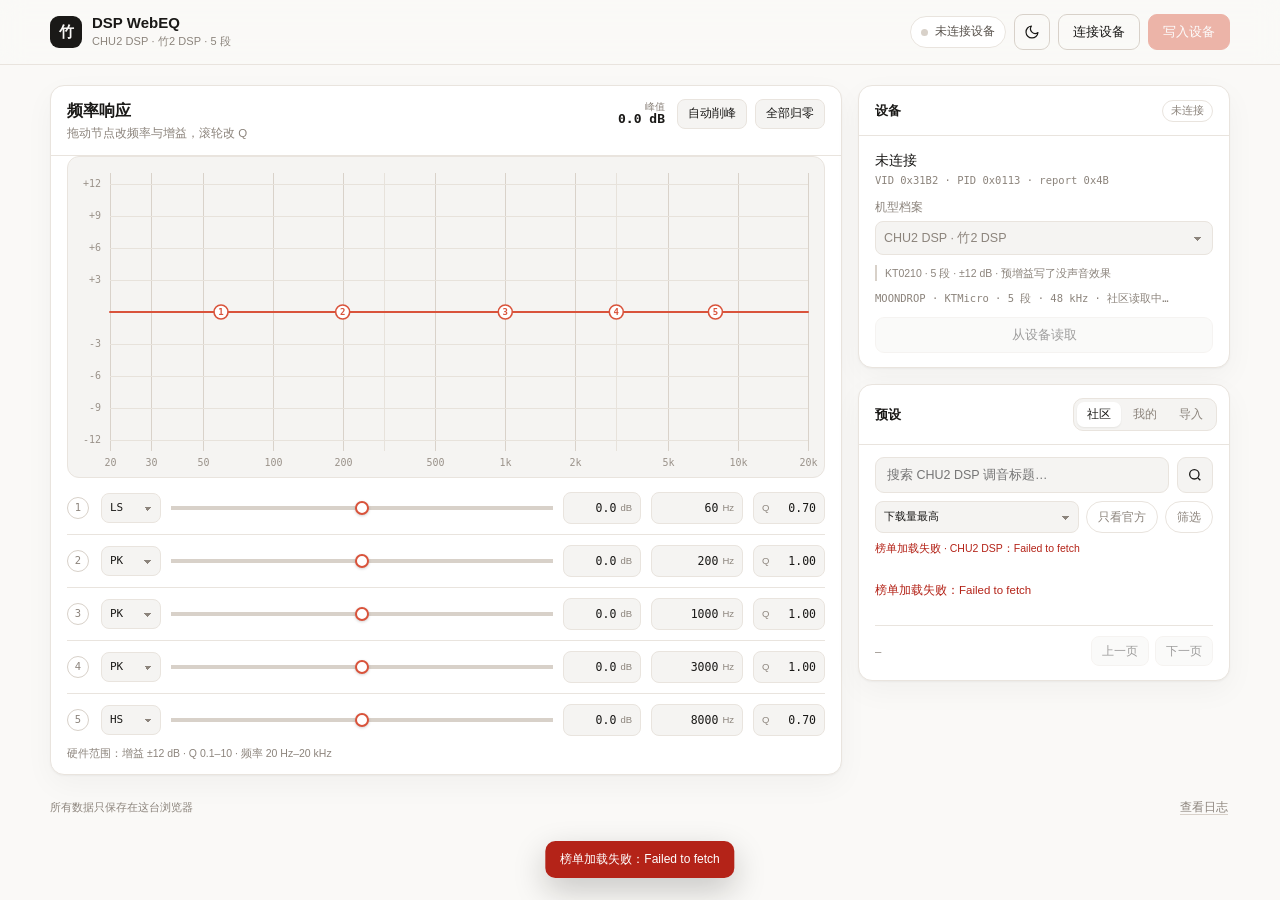
<file: webapp/index.html>
<!doctype html>
<html lang="zh-CN">
<head>
<meta charset="utf-8">
<meta name="viewport" content="width=device-width, initial-scale=1">
<meta name="color-scheme" content="light dark">
<meta name="theme-color" id="meta-theme" content="#faf9f7">
<title>DSP WebEQ · 水月雨硬件 PEQ</title>
<link rel="icon" href="data:image/svg+xml,%3Csvg xmlns='http://www.w3.org/2000/svg' viewBox='0 0 32 32'%3E%3Crect width='32' height='32' rx='8' fill='%231a1917'/%3E%3Ctext x='16' y='22' font-size='17' font-family='sans-serif' font-weight='600' text-anchor='middle' fill='%23faf9f7'%3E%E7%AB%B9%3C/text%3E%3C/svg%3E">
<script>
  // 主题必须在样式之前定下来，避免夜间模式用户看到一闪而过的白屏
  (function () {
    var stored = null;
    try { stored = localStorage.getItem('chu2.theme'); } catch (e) {}
    var theme = (stored === 'light' || stored === 'dark')
      ? stored
      : (window.matchMedia && window.matchMedia('(prefers-color-scheme: dark)').matches ? 'dark' : 'light');
    document.documentElement.dataset.theme = theme;
    document.documentElement.style.colorScheme = theme;
    var meta = document.getElementById('meta-theme');
    if (meta) meta.content = theme === 'dark' ? '#0b0b0c' : '#faf9f7';
  })();
</script>
<script>
  // 挂在子路径（例如 tailscale serve --set-path /eq）时，/eq 少了结尾斜杠会让 CSS/JS 解析到根上，
  // 自动补一个斜杠，免得白屏。
  (function () {
    var p = location.pathname;
    if (!/\/$/.test(p) && !/\.html?$/i.test(p)) location.replace(p + '/' + location.search + location.hash);
  })();
</script>
<link rel="stylesheet" href="styles.css">
</head>
<body>

<header class="topbar">
  <div class="topbar__inner">
    <a class="brand" href="./" aria-label="DSP WebEQ 首页">
      <span class="brand__mark" aria-hidden="true">竹</span>
      <span class="brand__text">
        <strong>DSP WebEQ</strong>
        <span id="brand-sub">CHU2 DSP · 5 段</span>
      </span>
    </a>

    <div class="topbar__actions">
      <span class="status" id="status" data-live="off" aria-live="polite">
        <span class="status__dot" aria-hidden="true"></span>
        <span id="status-text">未连接设备</span>
      </span>
      <button type="button" class="btn btn--ghost btn--icon" id="btn-theme" aria-label="切换到夜间模式" aria-pressed="false" title="切换到夜间模式">
        <svg class="icon-moon" width="16" height="16" viewBox="0 0 24 24" fill="none" stroke="currentColor" stroke-width="1.8" stroke-linecap="round" stroke-linejoin="round" aria-hidden="true"><path d="M21 12.79A9 9 0 1 1 11.21 3 7 7 0 0 0 21 12.79z"/></svg>
        <svg class="icon-sun" width="16" height="16" viewBox="0 0 24 24" fill="none" stroke="currentColor" stroke-width="1.8" stroke-linecap="round" aria-hidden="true"><circle cx="12" cy="12" r="4"/><path d="M12 2v2M12 20v2M4.93 4.93l1.41 1.41M17.66 17.66l1.41 1.41M2 12h2M20 12h2M4.93 19.07l1.41-1.41M17.66 6.34l1.41-1.41"/></svg>
      </button>
      <button type="button" class="btn btn--ghost" id="btn-connect">连接设备</button>
      <button type="button" class="btn btn--accent" id="btn-write" disabled>写入设备</button>
    </div>
  </div>
</header>

<main class="page">

  <!-- ================= 曲线 + 频段 ================= -->
  <section class="card hero" aria-labelledby="hero-title">
    <div class="card__head hero__head">
      <div class="hero__title">
        <h1 id="hero-title">频率响应</h1>
        <p class="sub">拖动节点改频率与增益，滚轮改 Q</p>
      </div>
      <div class="hero__tools">
        <div class="peak">
          <span>峰值</span>
          <strong id="peak-readout">0.0 dB</strong>
        </div>
        <button type="button" class="btn btn--soft btn--sm" id="btn-headroom">自动削峰</button>
        <button type="button" class="btn btn--soft btn--sm" id="btn-flat">全部归零</button>
      </div>
    </div>

    <div class="plot-wrap">
      <canvas id="plot" aria-label="均衡器频率响应曲线，可拖动节点调整"></canvas>
    </div>

    <div class="bands" id="bands"></div>
    <p class="card__foot">硬件范围：增益 ±12 dB · Q 0.1–10 · 频率 20 Hz–20 kHz</p>
  </section>

  <!-- ================= 右栏 ================= -->
  <aside class="side">

    <section class="card device" aria-labelledby="device-title">
      <div class="card__head">
        <h2 id="device-title">设备</h2>
        <div class="badges">
          <span class="badge badge--dirty" id="dirty-badge" hidden>未写入</span>
          <span class="badge" id="dev-badge" data-state="off">未连接</span>
        </div>
      </div>
      <div class="card__body stack">
        <div>
          <div class="device-name" id="dev-name">未连接</div>
          <div class="device-meta mono" id="dev-meta">VID 0x31B2 · PID 0x0113 · report 0x4B</div>
        </div>

        <label class="field field--block">机型档案
          <select id="dev-profile" class="select select--block"></select>
        </label>
        <p class="hint" id="profile-note">KT0210 · 5 段 · ±12 dB</p>
        <p class="device-info mono" id="dev-info"></p>

        <button type="button" class="btn btn--soft btn--block" id="btn-read" disabled>从设备读取</button>
      </div>
    </section>

    <section class="card presets" aria-labelledby="presets-title">
      <div class="card__head card__head--tabs">
        <h2 id="presets-title">预设</h2>
        <div class="tabs" role="tablist" aria-label="预设来源">
          <button type="button" class="tab" role="tab" id="tab-community" aria-selected="true" aria-controls="panel-community" data-tab="community">社区</button>
          <button type="button" class="tab" role="tab" id="tab-mine" aria-selected="false" aria-controls="panel-mine" data-tab="mine" tabindex="-1">我的</button>
          <button type="button" class="tab" role="tab" id="tab-import" aria-selected="false" aria-controls="panel-import" data-tab="import" tabindex="-1">导入</button>
        </div>
      </div>

      <!-- 社区 -->
      <div class="panel" id="panel-community" role="tabpanel" aria-labelledby="tab-community">
        <div class="panel__body">
          <div class="searchrow">
            <input type="search" id="search" placeholder="搜索调音标题…" aria-label="搜索社区调音" autocomplete="off">
            <button type="button" class="btn btn--soft btn--icon" id="btn-search" aria-label="搜索">
              <svg width="16" height="16" viewBox="0 0 24 24" fill="none" stroke="currentColor" stroke-width="2" aria-hidden="true"><circle cx="11" cy="11" r="7"/><path d="m20 20-3.6-3.6"/></svg>
            </button>
          </div>

          <div class="toolrow">
            <select id="sort" class="select" aria-label="排序方式">
              <option value="downloads" selected>下载量最高</option>
              <option value="default">最新发布</option>
              <option value="downloads-asc">下载量最低</option>
              <option value="likes">点赞最多</option>
            </select>
            <button type="button" class="chip" id="btn-official" aria-pressed="false">只看官方</button>
            <button type="button" class="chip" id="btn-filters" aria-expanded="false" aria-controls="adv-filters">筛选</button>
          </div>

          <div class="advfilters" id="adv-filters" hidden>
            <label class="field">最低下载
              <input type="number" id="min-dl" min="0" step="1" value="0" inputmode="numeric">
            </label>
            <label class="field">标签
              <input type="text" id="tag" placeholder="流行 / R&amp;B" autocomplete="off">
            </label>
          </div>

          <div class="rankbar" id="rank-status" role="status" aria-live="polite"></div>
          <div class="progress" id="rank-progress" hidden aria-hidden="true"><span></span></div>

          <div class="preset-list" id="preset-list" aria-live="polite"></div>

          <div class="pager">
            <span class="mono muted" id="page-info">—</span>
            <div class="pager__btns">
              <button type="button" class="btn btn--soft btn--sm" id="btn-prev" disabled>上一页</button>
              <button type="button" class="btn btn--soft btn--sm" id="btn-next" disabled>下一页</button>
            </div>
          </div>
        </div>
      </div>

      <!-- 我的 -->
      <div class="panel" id="panel-mine" role="tabpanel" aria-labelledby="tab-mine" hidden>
        <div class="panel__body">
          <div class="mine__head">
            <p class="muted">保存在这台浏览器里，换设备不同步。</p>
            <div class="row">
              <button type="button" class="btn btn--soft btn--sm" id="btn-export">导出当前</button>
              <button type="button" class="btn btn--sm" id="btn-save-preset">保存当前</button>
            </div>
          </div>
          <div class="preset-list preset-list--plain" id="saved-list"></div>
        </div>
      </div>

      <!-- 导入 -->
      <div class="panel" id="panel-import" role="tabpanel" aria-labelledby="tab-import" hidden>
        <div class="panel__body stack">
          <label class="field field--block">粘贴社区链接、uuid、JSON 或 AutoEq 文本
            <textarea id="import-input" rows="4" placeholder="https://…  /  6772a0d5-3f1c-4567-967a-210e61be2308  /  Filter 1: ON PK Fc 100 Hz Gain -3 dB Q 1.0" spellcheck="false"></textarea>
          </label>
          <div class="row">
            <button type="button" class="btn btn--soft btn--sm" id="btn-import">从文件导入</button>
            <button type="button" class="btn btn--sm" id="btn-import-eq">识别并应用</button>
            <input type="file" id="file-import" accept=".json,.txt,application/json,text/plain" class="sr-only">
          </div>
          <p class="hint" id="import-hint">支持社区分享链接 / uuid、社区 JSON、本站导出文件、EqualizerAPO / AutoEq 的 ParametricEQ.txt 全文。</p>
        </div>
      </div>
    </section>

  </aside>
</main>

<footer class="pagefoot">
  <span>所有数据只保存在这台浏览器</span>
  <button type="button" class="linkbtn" id="btn-log">查看日志</button>
</footer>

<!-- ================= 对话框 ================= -->
<dialog id="dlg-write" class="dialog">
  <div class="dialog__body">
    <h2>写入竹二 DSP？</h2>
    <p id="dlg-write-body">这会把当前 5 段曲线写进耳机并提交保存。提交后设备会重启一次（约 1 秒音频中断），拔掉再插会保留这次的曲线。</p>
    <div class="dialog__actions">
      <button type="button" class="btn btn--ghost" id="dlg-cancel">取消</button>
      <button type="button" class="btn btn--accent" id="dlg-ok">写入并提交</button>
    </div>
  </div>
</dialog>

<dialog id="dlg-save" class="dialog">
  <div class="dialog__body">
    <h2>保存到我的预设</h2>
    <label class="field field--block">名称
      <input type="text" id="preset-name" maxlength="40" autocomplete="off">
    </label>
    <div class="dialog__actions">
      <button type="button" class="btn btn--ghost" id="save-cancel">取消</button>
      <button type="button" class="btn btn--primary" id="save-ok">保存</button>
    </div>
  </div>
</dialog>

<dialog id="dlg-preset" class="dialog dialog--preset" aria-labelledby="preset-detail-title">
  <div class="dialog__body">
    <h2 id="preset-detail-title">调音详情</h2>
    <p class="preset-detail__meta" id="preset-detail-meta"></p>
    <div class="mini-plot"><canvas id="preset-plot" aria-label="这条调音在当前机型上的频响预览"></canvas></div>
    <p class="preset-detail__desc" id="preset-detail-desc"></p>
    <div class="detail-bands" id="preset-detail-bands"></div>
    <div class="dialog__actions">
      <button type="button" class="btn btn--ghost" id="preset-detail-cancel">关闭</button>
      <button type="button" class="btn btn--accent" id="preset-detail-apply" disabled>读取中…</button>
    </div>
  </div>
</dialog>

<dialog id="dlg-log" class="dialog dialog--log">
  <div class="dialog__body">
    <div class="dialog__head">
      <h2>指令日志</h2>
      <button type="button" class="linkbtn" id="log-clear">清空</button>
    </div>
    <div class="log" id="log"></div>
    <div class="dialog__actions">
      <button type="button" class="btn btn--ghost" id="log-close">关闭</button>
    </div>
  </div>
</dialog>

<div class="toast" id="toast" role="status" aria-live="polite"></div>

<script>
  // 出问题时别只是白屏：把错误摊在页面顶部
  window.addEventListener('error', (e) => {
    const bar = document.createElement('div');
    bar.style.cssText = 'position:relative;z-index:60;padding:10px 22px;background:#b42318;color:#fff;font:13px/1.5 ui-monospace,Menlo,monospace;white-space:pre-wrap';
    bar.textContent = `脚本出错：${e.message}\n${e.filename || ''}:${e.lineno || ''}`;
    document.body.prepend(bar);
  });
</script>
<script type="module" src="js/app.js"></script>
</body>
</html>
</file>
<file: webapp/styles.css>
/* ===== 竹二 DSP WebEQ =====================================================
   视觉语言对照水月雨官方控制台（hub.moondroplab.tech）：
   暖白纸面、1px 细线、黑底主按钮、朱红作为唯一的强调色。
   曲线是页面唯一的主角，其余元素尽量安静。
   ======================================================================== */

:root {
  --bg: #faf9f7;
  --surface: #ffffff;
  --surface-2: #f5f4f2;
  --surface-3: #efedea;
  --line: #e9e4de;
  --line-strong: #d8d1c9;
  --ink: #1a1917;
  --ink-2: #57514b;
  --muted: #8c847c;
  --accent: #d9533b;
  --accent-strong: #c2422c;
  --accent-soft: #fbece8;
  --ok: #2f7d5c;
  --warn: #b26a00;
  --danger: #b42318;
  --radius: 14px;
  --radius-sm: 9px;
  --shadow: 0 1px 2px rgba(26, 22, 18, .04), 0 10px 30px rgba(26, 22, 18, .04);
  --sans: -apple-system, BlinkMacSystemFont, "Segoe UI", "Noto Sans SC", "PingFang SC",
    "Hiragino Sans GB", "Microsoft YaHei", sans-serif;
  --mono: ui-monospace, "SF Mono", "Cascadia Mono", "JetBrains Mono", Menlo, monospace;

  /* 画布颜色由 chart.js 读取 */
  --plot-bg: #f5f4f2;
  --plot-grid: #e7e2db;
  --plot-grid-strong: #d9d2ca;
  --plot-label: #9a928a;
  --plot-zero: #c9c1b8;
  --plot-fill: rgba(217, 83, 59, .10);
  --plot-line: #d9533b;
  --plot-point-bg: #ffffff;
  --plot-point-fg: #d9533b;
  --plot-point-active: #d9533b;
  --plot-point-active-fg: #ffffff;
  --plot-tooltip-bg: #1a1917;
  --plot-tooltip-fg: #faf9f7;
  --plot-halo: rgba(217, 83, 59, .16);
}

:root[data-theme="dark"] {
    --bg: #0b0b0c;
    --surface: #141416;
    --surface-2: #1b1b1e;
    --surface-3: #232326;
    --line: #26262a;
    --line-strong: #38383d;
    --ink: #f2f1ef;
    --ink-2: #c9c5c0;
    --muted: #938c85;
    --accent: #f0715a;
    --accent-strong: #f68a76;
    --accent-soft: #2b1c18;
    --ok: #58b98d;
    --warn: #e0a44a;
    --danger: #f97066;
    --shadow: 0 1px 2px rgba(0, 0, 0, .4), 0 10px 30px rgba(0, 0, 0, .35);

    --plot-bg: #17171a;
    --plot-grid: #242428;
    --plot-grid-strong: #323238;
    --plot-label: #7d7772;
    --plot-zero: #4a474c;
    --plot-fill: rgba(240, 113, 90, .12);
    --plot-line: #f0715a;
    --plot-point-bg: #17171a;
    --plot-point-fg: #f0715a;
    --plot-point-active: #f0715a;
    --plot-point-active-fg: #17171a;
    --plot-tooltip-bg: #f2f1ef;
    --plot-tooltip-fg: #141416;
    --plot-halo: rgba(240, 113, 90, .18);
}

* { box-sizing: border-box; }

[hidden] { display: none !important; }

html {
  color-scheme: light dark;
  -webkit-text-size-adjust: 100%;
}

body {
  margin: 0;
  background: var(--bg);
  color: var(--ink);
  font-family: var(--sans);
  font-size: 13.5px;
  line-height: 1.5;
  -webkit-font-smoothing: antialiased;
}

h1, h2, h3, p { margin: 0; }
h1, h2, h3 { font-weight: 600; letter-spacing: -.01em; }

button, input, select, textarea { font: inherit; color: inherit; }
button { -webkit-tap-highlight-color: transparent; }

a { color: inherit; text-decoration: none; }

::selection { background: var(--accent-soft); color: var(--ink); }

:where(button, a, input, select, textarea):focus-visible {
  outline: 2px solid var(--accent);
  outline-offset: 2px;
}

.mono { font-family: var(--mono); font-variant-numeric: tabular-nums; }
.muted { color: var(--muted); }
.sr-only {
  position: absolute; width: 1px; height: 1px; padding: 0; margin: -1px;
  overflow: hidden; clip: rect(0 0 0 0); white-space: nowrap; border: 0;
}

/* ---------- 顶栏 -------------------------------------------------------- */

.topbar {
  position: sticky;
  top: 0;
  z-index: 20;
  background: var(--bg);
  background: color-mix(in srgb, var(--bg) 84%, transparent);
  backdrop-filter: blur(12px);
  border-bottom: 1px solid var(--line);
}

.topbar__inner {
  width: min(1180px, 100% - 40px);
  margin: 0 auto;
  min-height: 64px;
  display: flex;
  align-items: center;
  gap: 16px;
}

.brand {
  display: flex;
  align-items: center;
  gap: 10px;
  margin-right: auto;
  min-width: 0;
  border-radius: 10px;
}

.brand__mark {
  width: 32px;
  height: 32px;
  flex: none;
  display: grid;
  place-items: center;
  border-radius: 9px;
  background: var(--ink);
  color: var(--bg);
  font-size: 15px;
  font-weight: 600;
}

.brand__text { display: flex; flex-direction: column; min-width: 0; }
.brand__text strong { font-size: 15px; font-weight: 600; line-height: 1.25; }
.brand__text span {
  font-size: 11px;
  color: var(--muted);
  letter-spacing: .01em;
  white-space: nowrap;
  overflow: hidden;
  text-overflow: ellipsis;
}

.topbar__actions {
  display: flex;
  align-items: center;
  gap: 8px;
  flex-wrap: wrap;
  justify-content: flex-end;
}

.status {
  display: inline-flex;
  align-items: center;
  gap: 7px;
  height: 32px;
  padding: 0 10px;
  border: 1px solid var(--line);
  border-radius: 999px;
  background: var(--surface);
  color: var(--ink-2);
  font-size: 11.5px;
  white-space: nowrap;
  max-width: 260px;
}

.status__dot {
  width: 7px;
  height: 7px;
  flex: none;
  border-radius: 50%;
  background: var(--line-strong);
  transition: background-color .2s;
}
.status[data-live="on"] .status__dot { background: var(--ok); box-shadow: 0 0 0 3px color-mix(in srgb, var(--ok) 18%, transparent); }
.status[data-live="busy"] .status__dot { background: var(--warn); animation: pulse 1.1s ease-in-out infinite; }
.status[data-live="error"] .status__dot { background: var(--danger); }
.status[data-live="on"] { border-color: color-mix(in srgb, var(--ok) 35%, var(--line)); }

@keyframes pulse { 50% { opacity: .35; } }

/* ---------- 按钮 -------------------------------------------------------- */

.btn {
  --btn-bg: var(--surface);
  --btn-fg: var(--ink);
  --btn-bd: var(--line-strong);
  display: inline-flex;
  align-items: center;
  justify-content: center;
  gap: 6px;
  height: 36px;
  padding: 0 14px;
  border: 1px solid var(--btn-bd);
  border-radius: var(--radius-sm);
  background: var(--btn-bg);
  color: var(--btn-fg);
  font-size: 12.5px;
  font-weight: 500;
  cursor: pointer;
  white-space: nowrap;
  transition: background-color .16s, border-color .16s, color .16s, transform .08s;
}
.btn:hover { border-color: var(--ink-2); }
.btn:active { transform: translateY(1px); }
.btn:disabled { opacity: .42; cursor: not-allowed; transform: none; }

.btn--soft {
  --btn-bg: var(--surface-2);
  --btn-bd: var(--line);
}
.btn--soft:hover { background: var(--surface-3); border-color: var(--line-strong); }

.btn--ghost {
  --btn-bg: transparent;
  --btn-bd: var(--line-strong);
}
.btn--ghost:hover { background: var(--surface-2); }

.btn--primary {
  --btn-bg: var(--ink);
  --btn-fg: var(--bg);
  --btn-bd: var(--ink);
}
.btn--primary:hover { background: var(--ink); border-color: var(--ink); opacity: .9; }

.btn--accent {
  --btn-bg: var(--accent);
  --btn-fg: #fff;
  --btn-bd: var(--accent);
}
.btn--accent:hover { background: var(--accent-strong); border-color: var(--accent-strong); }

.btn--sm { height: 30px; padding: 0 10px; font-size: 11.5px; border-radius: 8px; }
.btn--icon { width: 36px; padding: 0; flex: none; }

#btn-theme .icon-sun { display: none; }
:root[data-theme="dark"] #btn-theme .icon-sun { display: block; }
:root[data-theme="dark"] #btn-theme .icon-moon { display: none; }
.btn--block { width: 100%; }

.btn.is-nudge { animation: nudge .55s ease-in-out 2; }

@keyframes nudge {
  0%, 100% { transform: none; }
  40% { transform: translateY(-2px); box-shadow: 0 6px 18px var(--plot-halo); }
}

.linkbtn {
  border: 0;
  background: none;
  padding: 2px;
  color: var(--muted);
  font-size: 11.5px;
  cursor: pointer;
  text-decoration: underline;
  text-underline-offset: 3px;
  text-decoration-color: var(--line-strong);
}
.linkbtn:hover { color: var(--ink); }

/* ---------- 页面骨架 ---------------------------------------------------- */

.page {
  width: min(1180px, 100% - 40px);
  margin: 0 auto;
  padding: 20px 0 4px;
  display: grid;
  grid-template-columns: minmax(0, 1fr) 372px;
  gap: 16px;
  align-items: start;
}

.side {
  display: flex;
  flex-direction: column;
  gap: 16px;
  min-width: 0;
}

.card {
  background: var(--surface);
  border: 1px solid var(--line);
  border-radius: var(--radius);
  box-shadow: var(--shadow);
}

.card__head {
  display: flex;
  align-items: center;
  justify-content: space-between;
  gap: 12px;
  padding: 13px 16px;
  border-bottom: 1px solid var(--line);
  min-height: 50px;
}

.card__head h1 { font-size: 15px; }
.card__head h2 { font-size: 13px; }

.card__body { padding: 14px 16px; }
.card__foot {
  padding: 0 16px 12px;
  font-size: 10.5px;
  color: var(--muted);
}

.stack { display: flex; flex-direction: column; gap: 10px; }
.row { display: flex; gap: 8px; flex-wrap: wrap; align-items: center; }

/* ---------- 曲线卡 ------------------------------------------------------ */

.hero { overflow: hidden; }

.hero__head { align-items: flex-start; }
.hero__title h1 { font-size: 16px; }
.hero__title .sub { margin-top: 2px; font-size: 11.5px; color: var(--muted); }

.hero__tools {
  display: flex;
  align-items: center;
  gap: 8px;
  flex-wrap: wrap;
  justify-content: flex-end;
}

.peak {
  display: flex;
  flex-direction: column;
  align-items: flex-end;
  line-height: 1.15;
  margin-right: 4px;
}
.peak span { font-size: 10px; color: var(--muted); }
.peak strong {
  font-family: var(--mono);
  font-size: 13px;
  font-weight: 600;
  font-variant-numeric: tabular-nums;
  color: var(--ink);
}
.peak strong.is-hot { color: var(--accent); }

.plot-wrap {
  margin: 0 16px;
  border: 1px solid var(--line);
  border-radius: 12px;
  background: var(--plot-bg);
  overflow: hidden;
}

canvas#plot {
  display: block;
  width: 100%;
  height: 320px;
  touch-action: none;
  cursor: crosshair;
}

/* ---------- 频段 -------------------------------------------------------- */

.bands { padding: 4px 16px 0; }

.band {
  display: grid;
  grid-template-columns: 24px 60px minmax(90px, 1fr) 78px 92px 72px;
  grid-template-areas: "idx type slider gnum fnum qnum";
  align-items: center;
  gap: 10px;
  padding: 10px 0;
  border-top: 1px solid var(--line);
}
.band:first-child { border-top: 0; }

.band__idx {
  grid-area: idx;
  width: 22px;
  height: 22px;
  display: grid;
  place-items: center;
  border: 1px solid var(--line-strong);
  border-radius: 50%;
  font-family: var(--mono);
  font-size: 10.5px;
  color: var(--muted);
}

.band__type { grid-area: type; }
.band__gain { grid-area: slider; min-width: 0; }
.band__num--gain { grid-area: gnum; }
.band__num--freq { grid-area: fnum; }
.band__num--q { grid-area: qnum; }

.select {
  appearance: none;
  height: 30px;
  padding: 0 8px;
  border: 1px solid var(--line);
  border-radius: 8px;
  background: var(--surface-2);
  background-image: linear-gradient(45deg, transparent 50%, var(--muted) 50%),
    linear-gradient(135deg, var(--muted) 50%, transparent 50%);
  background-position: calc(100% - 12px) 13px, calc(100% - 8px) 13px;
  background-size: 4px 4px, 4px 4px;
  background-repeat: no-repeat;
  font-family: var(--mono);
  font-size: 11px;
  padding-right: 22px;
  cursor: pointer;
}
.select:hover { border-color: var(--line-strong); }
.select--block { width: 100%; height: 34px; font-family: var(--sans); font-size: 12.5px; background-position: calc(100% - 14px) 15px, calc(100% - 10px) 15px; }

.num {
  display: flex;
  align-items: center;
  gap: 4px;
  height: 32px;
  padding: 0 8px;
  border: 1px solid var(--line);
  border-radius: 8px;
  background: var(--surface-2);
  min-width: 0;
}
.num:focus-within {
  border-color: var(--accent);
  box-shadow: 0 0 0 3px var(--accent-soft);
}
.num input {
  flex: 1 1 auto;
  width: 0;
  min-width: 0;
  border: 0;
  padding: 0;
  background: transparent;
  font-family: var(--mono);
  font-size: 11.5px;
  font-variant-numeric: tabular-nums;
  text-align: right;
  outline: none;
  -moz-appearance: textfield;
}
.num input::-webkit-outer-spin-button,
.num input::-webkit-inner-spin-button { -webkit-appearance: none; margin: 0; }
.num__unit { font-size: 9.5px; color: var(--muted); flex: none; }
.num__label { font-size: 9.5px; color: var(--muted); flex: none; }

/* range：原生控件 + 中心起点的填充（0 dB 在中间） */
input[type="range"] {
  --track: var(--line-strong);
  --fill: var(--accent);
  --p: 50%;
  --lo: min(var(--p), var(--zero, 50%));
  --hi: max(var(--p), var(--zero, 50%));
  appearance: none;
  inline-size: 100%;
  block-size: 28px;
  margin: 0;
  padding: 0;
  border: 0;
  background:
    linear-gradient(90deg, var(--track) 0 var(--lo), var(--fill) var(--lo) var(--hi), var(--track) var(--hi) 100%)
    center / 100% 4px no-repeat;
  cursor: pointer;
}
input[type="range"]::-webkit-slider-runnable-track {
  block-size: 4px;
  border-radius: 999px;
  background: transparent;
}
input[type="range"]::-webkit-slider-thumb {
  -webkit-appearance: none;
  appearance: none;
  inline-size: 14px;
  block-size: 14px;
  margin-block-start: -5px;
  border: 2px solid var(--accent);
  border-radius: 50%;
  background: var(--surface);
  box-shadow: 0 1px 3px rgba(0, 0, 0, .18);
}
input[type="range"]::-moz-range-track {
  block-size: 4px;
  border-radius: 999px;
  background: transparent;
}
input[type="range"]::-moz-range-progress { background: transparent; }
input[type="range"]::-moz-range-thumb {
  inline-size: 12px;
  block-size: 12px;
  border: 2px solid var(--accent);
  border-radius: 50%;
  background: var(--surface);
  box-shadow: 0 1px 3px rgba(0, 0, 0, .18);
}
input[type="range"]:focus-visible { outline: 2px solid var(--accent); outline-offset: 3px; }

/* ---------- 设备卡 ------------------------------------------------------ */

.badges { display: flex; align-items: center; gap: 6px; }

.badge {
  display: inline-flex;
  align-items: center;
  height: 22px;
  padding: 0 8px;
  border: 1px solid var(--line);
  border-radius: 999px;
  font-size: 10.5px;
  color: var(--muted);
  white-space: nowrap;
}
.badge--dirty {
  border-color: transparent;
  background: var(--accent-soft);
  color: var(--accent-strong);
}
.badge[data-state="on"] { color: var(--ok); border-color: color-mix(in srgb, var(--ok) 40%, var(--line)); background: color-mix(in srgb, var(--ok) 8%, transparent); }
.badge[data-state="error"] { color: var(--danger); border-color: color-mix(in srgb, var(--danger) 40%, var(--line)); }

.device-name {
  font-size: 14px;
  font-weight: 500;
  word-break: break-word;
}
.device-meta { font-size: 10.5px; color: var(--muted); margin-top: 2px; }
.device-info { font-size: 10.5px; line-height: 1.5; color: var(--muted); }

.field {
  display: inline-flex;
  align-items: center;
  gap: 7px;
  font-size: 11.5px;
  color: var(--muted);
  white-space: nowrap;
}
.field--block {
  display: flex;
  flex-direction: column;
  align-items: stretch;
  gap: 5px;
  white-space: normal;
}

.field input[type="number"],
.field input[type="text"],
.field textarea {
  height: 32px;
  padding: 0 8px;
  border: 1px solid var(--line);
  border-radius: 8px;
  background: var(--surface-2);
  font-family: var(--mono);
  font-size: 11.5px;
  min-width: 0;
}
.field input[type="number"] { width: 80px; }
.field input[type="text"] { width: 110px; font-family: var(--sans); }
.field textarea {
  width: 100%;
  height: auto;
  min-height: 88px;
  padding: 9px 10px;
  resize: vertical;
  line-height: 1.5;
}
.field input:focus, .field textarea:focus {
  outline: none;
  border-color: var(--accent);
  box-shadow: 0 0 0 3px var(--accent-soft);
}

.hint {
  font-size: 10.5px;
  line-height: 1.55;
  color: var(--muted);
  border-left: 2px solid var(--line-strong);
  padding-left: 8px;
}
.hint.is-warn { border-color: var(--warn); color: var(--ink-2); }
.hint.is-error { border-color: var(--danger); color: var(--danger); }

/* ---------- 预设卡 ------------------------------------------------------ */

.card__head--tabs { padding-right: 12px; }

.tabs {
  display: inline-flex;
  gap: 2px;
  padding: 3px;
  border: 1px solid var(--line);
  border-radius: 10px;
  background: var(--surface-2);
}
.tab {
  border: 0;
  background: transparent;
  padding: 4px 10px;
  border-radius: 7px;
  font-size: 11.5px;
  color: var(--muted);
  cursor: pointer;
  transition: background-color .16s, color .16s;
}
.tab:hover { color: var(--ink-2); }
.tab[aria-selected="true"] {
  background: var(--surface);
  color: var(--ink);
  box-shadow: 0 1px 2px rgba(26, 22, 18, .07);
}

.panel__body { padding: 12px 16px 14px; }

.searchrow { display: flex; gap: 8px; }
.searchrow input[type="search"] {
  flex: 1;
  min-width: 0;
  height: 36px;
  padding: 0 11px;
  border: 1px solid var(--line);
  border-radius: var(--radius-sm);
  background: var(--surface-2);
  font-size: 12.5px;
}
.searchrow input[type="search"]:focus {
  outline: none;
  border-color: var(--accent);
  box-shadow: 0 0 0 3px var(--accent-soft);
}

.toolrow {
  display: flex;
  align-items: center;
  gap: 7px;
  margin-top: 8px;
  flex-wrap: wrap;
}
.toolrow .select { flex: 1 1 120px; height: 32px; background-position: calc(100% - 12px) 14px, calc(100% - 8px) 14px; }

.chip {
  height: 32px;
  padding: 0 11px;
  border: 1px solid var(--line);
  border-radius: 999px;
  background: transparent;
  color: var(--muted);
  font-size: 11.5px;
  cursor: pointer;
  white-space: nowrap;
  transition: background-color .16s, border-color .16s, color .16s;
}
.chip:hover { border-color: var(--line-strong); color: var(--ink-2); }
.chip[aria-pressed="true"],
.chip[aria-expanded="true"] {
  background: var(--accent-soft);
  border-color: color-mix(in srgb, var(--accent) 45%, var(--line));
  color: var(--accent-strong);
}

.advfilters {
  display: flex;
  gap: 12px;
  flex-wrap: wrap;
  padding: 10px 0 2px;
}

.rankbar {
  min-height: 15px;
  margin-top: 8px;
  font-size: 10.5px;
  color: var(--muted);
}
.rankbar.is-error { color: var(--danger); }
.rankbar.is-done { color: var(--ok); }

.progress {
  height: 3px;
  margin: 4px 0 2px;
  border-radius: 999px;
  background: var(--line);
  overflow: hidden;
}
.progress span {
  display: block;
  width: 0;
  height: 100%;
  border-radius: inherit;
  background: var(--accent);
  transition: width .18s ease-out;
}

.preset-list {
  margin: 6px -16px 0;
  max-height: 486px;
  overflow: auto;
  overscroll-behavior: contain;
  scrollbar-width: thin;
  scrollbar-color: var(--line-strong) transparent;
}
.preset-list--plain { margin-top: 10px; max-height: 420px; }

.preset {
  display: flex;
  align-items: center;
  gap: 4px;
  width: 100%;
  padding: 0 8px 0 0;
  border-top: 1px solid var(--line);
  background: transparent;
  text-align: left;
  transition: background-color .14s;
}
.preset:first-child { border-top: 0; }
.preset:hover { background: var(--surface-2); }

.preset__main {
  flex: 1;
  min-width: 0;
  display: flex;
  align-items: center;
  gap: 10px;
  padding: 10px 8px 10px 16px;
  border: 0;
  background: transparent;
  color: inherit;
  font: inherit;
  text-align: left;
  cursor: pointer;
}
.preset__main:focus-visible { outline: 2px solid var(--accent); outline-offset: -2px; }
.preset__main:disabled { opacity: .6; cursor: default; }

.preset__more {
  flex: none;
  height: 28px;
  padding: 0 8px;
  border: 1px solid transparent;
  border-radius: 7px;
  background: transparent;
  color: var(--muted);
  font-size: 10.5px;
  cursor: pointer;
  white-space: nowrap;
}
.preset__more:hover { border-color: var(--line); background: var(--surface); color: var(--ink); }
.preset__more:focus-visible { outline: 2px solid var(--accent); outline-offset: 1px; }

.preset--static { padding: 10px 16px; gap: 10px; cursor: default; }
.preset--static:hover { background: transparent; }
.preset__actions { display: flex; gap: 6px; flex: none; }

.preset__info { flex: 1; min-width: 0; }
.preset__title {
  font-size: 12.5px;
  font-weight: 500;
  line-height: 1.35;
  overflow: hidden;
  text-overflow: ellipsis;
  white-space: nowrap;
}
.preset__meta {
  margin-top: 2px;
  font-size: 10.5px;
  color: var(--muted);
  overflow: hidden;
  text-overflow: ellipsis;
  white-space: nowrap;
}

.preset__desc {
  margin-top: 2px;
  font-size: 10.5px;
  color: var(--muted);
  overflow: hidden;
  text-overflow: ellipsis;
  white-space: nowrap;
}

.preset__trail {
  display: flex;
  align-items: center;
  gap: 6px;
  flex: none;
  color: var(--muted);
  font-family: var(--mono);
  font-size: 10.5px;
  font-variant-numeric: tabular-nums;
}
.preset__chev { color: var(--line-strong); font-size: 15px; line-height: 1; }

.preset.is-applied { background: var(--accent-soft); }
.preset.is-applied .preset__title { color: var(--accent-strong); }
.preset.is-applied .preset__chev { color: var(--accent); }
.preset.is-loading .preset__trail { color: var(--accent); }

/* 社区调音详情 */
.dialog--preset, dialog.dialog--preset { width: min(600px, calc(100vw - 32px)); }
.dialog--preset .dialog__body { max-height: 84vh; overflow: auto; }
.preset-detail__meta {
  margin-top: 4px;
  font-size: 11px;
  line-height: 1.55;
  color: var(--muted);
}
.mini-plot {
  margin: 12px 0;
  border: 1px solid var(--line);
  border-radius: 10px;
  background: var(--plot-bg);
  overflow: hidden;
}
.mini-plot canvas { display: block; width: 100%; height: 150px; }
.preset-detail__desc {
  margin: 0 0 10px;
  padding-left: 9px;
  border-left: 2px solid var(--accent);
  font-size: 12.5px;
  line-height: 1.65;
  color: var(--ink-2);
  white-space: pre-wrap;
  overflow-wrap: anywhere;
}
.preset-detail__desc.is-empty {
  border-left-color: var(--line-strong);
  color: var(--muted);
  font-style: italic;
}
.detail-bands {
  display: flex;
  flex-direction: column;
  border: 1px solid var(--line);
  border-radius: 10px;
  overflow: auto;
  max-height: 190px;
}
.detail-band {
  display: grid;
  grid-template-columns: 24px 44px minmax(0, 1fr) 76px 66px;
  gap: 8px;
  align-items: center;
  padding: 7px 10px;
  border-top: 1px solid var(--line);
  font-size: 11.5px;
}
.detail-band:first-child { border-top: 0; }
.detail-band__idx { color: var(--muted); font-family: var(--mono); font-size: 10.5px; text-align: center; }
.detail-band__type { color: var(--ink-2); font-family: var(--mono); font-size: 10.5px; }
.detail-band__freq, .detail-band__gain, .detail-band__q {
  font-family: var(--mono);
  font-variant-numeric: tabular-nums;
}
.detail-band__gain { text-align: right; }
.detail-band__q { text-align: right; color: var(--muted); }

.badge-official {
  display: inline-block;
  margin-left: 6px;
  white-space: nowrap;
  padding: 0 5px;
  border: 1px solid color-mix(in srgb, var(--accent) 40%, var(--line));
  border-radius: 4px;
  font-size: 9px;
  line-height: 15px;
  color: var(--accent-strong);
  vertical-align: 1px;
}

.empty {
  padding: 18px 16px;
  color: var(--muted);
  font-size: 11.5px;
  line-height: 1.6;
}
.empty.is-error { color: var(--danger); }

.pager {
  display: flex;
  align-items: center;
  justify-content: space-between;
  gap: 10px;
  margin-top: 8px;
  padding-top: 10px;
  border-top: 1px solid var(--line);
  font-size: 10.5px;
}
.pager__btns { display: flex; gap: 6px; }

.mine__head {
  display: flex;
  align-items: center;
  justify-content: space-between;
  gap: 10px;
  flex-wrap: wrap;
  padding-bottom: 10px;
  border-bottom: 1px solid var(--line);
}
.mine__head p { font-size: 11px; }

/* ---------- 页脚 / 日志 ------------------------------------------------- */

.pagefoot {
  width: min(1180px, 100% - 40px);
  margin: 0 auto;
  padding: 18px 0 28px;
  display: flex;
  align-items: center;
  justify-content: space-between;
  gap: 12px;
  font-size: 10.5px;
  color: var(--muted);
}

/* ---------- 对话框 ------------------------------------------------------ */

.dialog {
  width: min(440px, calc(100vw - 32px));
  padding: 0;
  border: 1px solid var(--line);
  border-radius: 16px;
  background: var(--surface);
  color: var(--ink);
  box-shadow: 0 24px 60px rgba(20, 16, 12, .22);
}
.dialog::backdrop {
  background: rgba(20, 16, 12, .35);
  backdrop-filter: blur(2px);
}
.dialog__body { padding: 20px; }
.dialog__body h2 { font-size: 15px; margin-bottom: 8px; }
.dialog__body p { font-size: 12.5px; line-height: 1.65; color: var(--ink-2); }
.dialog__actions {
  display: flex;
  justify-content: flex-end;
  gap: 8px;
  margin-top: 18px;
}
.dialog__head {
  display: flex;
  align-items: center;
  justify-content: space-between;
  margin-bottom: 10px;
}
.dialog__head h2 { margin: 0; }

.dialog--log { width: min(600px, calc(100vw - 32px)); }

.log {
  max-height: 52vh;
  overflow: auto;
  padding: 10px 12px;
  border: 1px solid var(--line);
  border-radius: 10px;
  background: var(--surface-2);
  font-family: var(--mono);
  font-size: 10.5px;
  line-height: 1.7;
  color: var(--ink-2);
  white-space: pre-wrap;
  word-break: break-all;
  scrollbar-width: thin;
}
.log .err { color: var(--danger); }

/* ---------- Toast ------------------------------------------------------- */

.toast {
  position: fixed;
  left: 50%;
  bottom: 22px;
  z-index: 40;
  transform: translate(-50%, 6px);
  max-width: min(440px, calc(100vw - 32px));
  padding: 10px 15px;
  border-radius: 10px;
  background: var(--ink);
  color: var(--bg);
  font-size: 12px;
  line-height: 1.45;
  opacity: 0;
  pointer-events: none;
  box-shadow: 0 12px 32px rgba(20, 16, 12, .22);
  transition: opacity .18s, transform .18s;
}
.toast[data-show="1"] { opacity: 1; transform: translate(-50%, 0); }
.toast[data-kind="error"] { background: var(--danger); color: #fff; }

/* ---------- 响应式 ------------------------------------------------------ */

@media (max-width: 1024px) {
  .page { grid-template-columns: minmax(0, 1fr); }
  .side { display: grid; grid-template-columns: minmax(0, 1fr); }
}

@media (max-width: 760px) {
  .topbar__inner { width: calc(100% - 24px); padding: 10px 0; min-height: 0; flex-wrap: wrap; gap: 8px; }
  .brand__text span { display: none; }
  .topbar__actions { width: 100%; justify-content: stretch; }
  .status { flex: 1 1 0; min-width: 0; max-width: none; overflow: hidden; text-overflow: ellipsis; }
  .topbar__actions .btn { flex: none; }
  #btn-theme { width: 32px; height: 32px; }

  .page { width: calc(100% - 24px); padding-top: 12px; gap: 12px; }
  .pagefoot { width: calc(100% - 24px); }

  .hero__head { flex-direction: column; }
  .hero__tools { width: 100%; justify-content: flex-start; }
  .peak { margin-right: auto; align-items: flex-start; }

  .plot-wrap { margin: 0 12px; }
  canvas#plot { height: 236px; }

  .bands { padding: 4px 12px 0; }
  .band {
    grid-template-columns: 24px 58px minmax(0, 1fr) 72px;
    grid-template-areas:
      "idx type gnum gnum"
      "slider slider slider slider"
      "fnum fnum qnum qnum";
    gap: 7px 8px;
    padding: 11px 0;
  }
  .band__gain { padding: 0 2px; }

  .card__head { padding: 12px; }
  .panel__body { padding: 12px; }
  .preset-list { margin-left: -12px; margin-right: -12px; }
  .preset { padding: 0 4px 0 0; }
  .preset__main { padding: 10px 6px 10px 12px; gap: 8px; }
  .preset__more { padding: 0 6px; }
  .preset--static { padding: 10px 12px; }
  .detail-band { grid-template-columns: 20px 38px minmax(0, 1fr) 64px 58px; gap: 6px; padding: 6px 8px; font-size: 11px; }

  .card__head--tabs { flex-wrap: wrap; }
  .toast { bottom: 14px; }
}

@media (prefers-reduced-motion: reduce) {
  *, *::before, *::after { animation-duration: .001ms !important; transition-duration: .001ms !important; }
}
</file>
